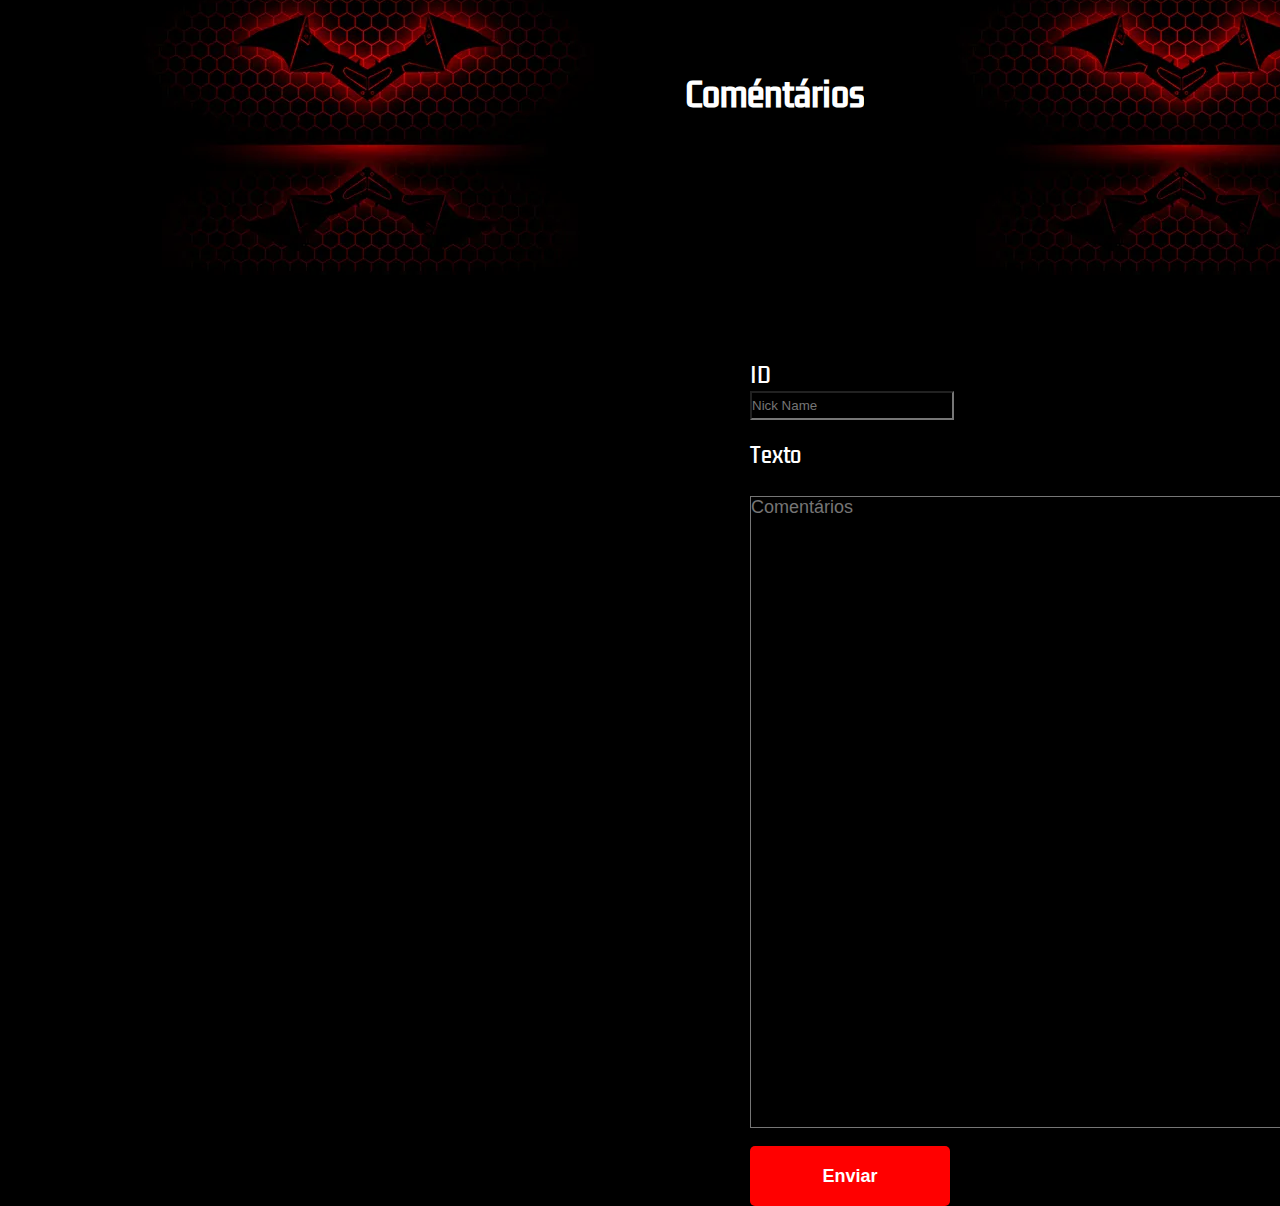
<file: comentarios.html>
<!DOCTYPE html>
<html lang="en">
<head>
    <meta charset="UTF-8">
    <meta http-equiv="X-UA-Compatible" content="IE=edge">
    <meta name="viewport" content="width=device-width, initial-scale=1.0">
    
    <link rel="shortcut icon" href="favicon.png" type="image/x-icon">
    <link rel="stylesheet" href="comentarios.css">
    <title>Comentários</title>

</head>
<body>
    <header>
        <img src="imgbat.png" alt="">
           <h1>Coméntários</h1>
        <img src="imgbat.png" alt="">
   
    </header>
    
    
     <div class="pai">

       <div class="box"> 
        <label for="login">ID</label>
        <input  style="display:block ;" type="text" name="" id="id" placeholder="Nick Name">

        <label for="comentarios">Texto</label>
        <textarea class="caixa" name="Comentários" id="comentários" cols="53" placeholder="Comentários" rows="30"></textarea>
        
        <button>Enviar</button>

       </div>
    
    
    
    </div>
</body>
</html>
</file>
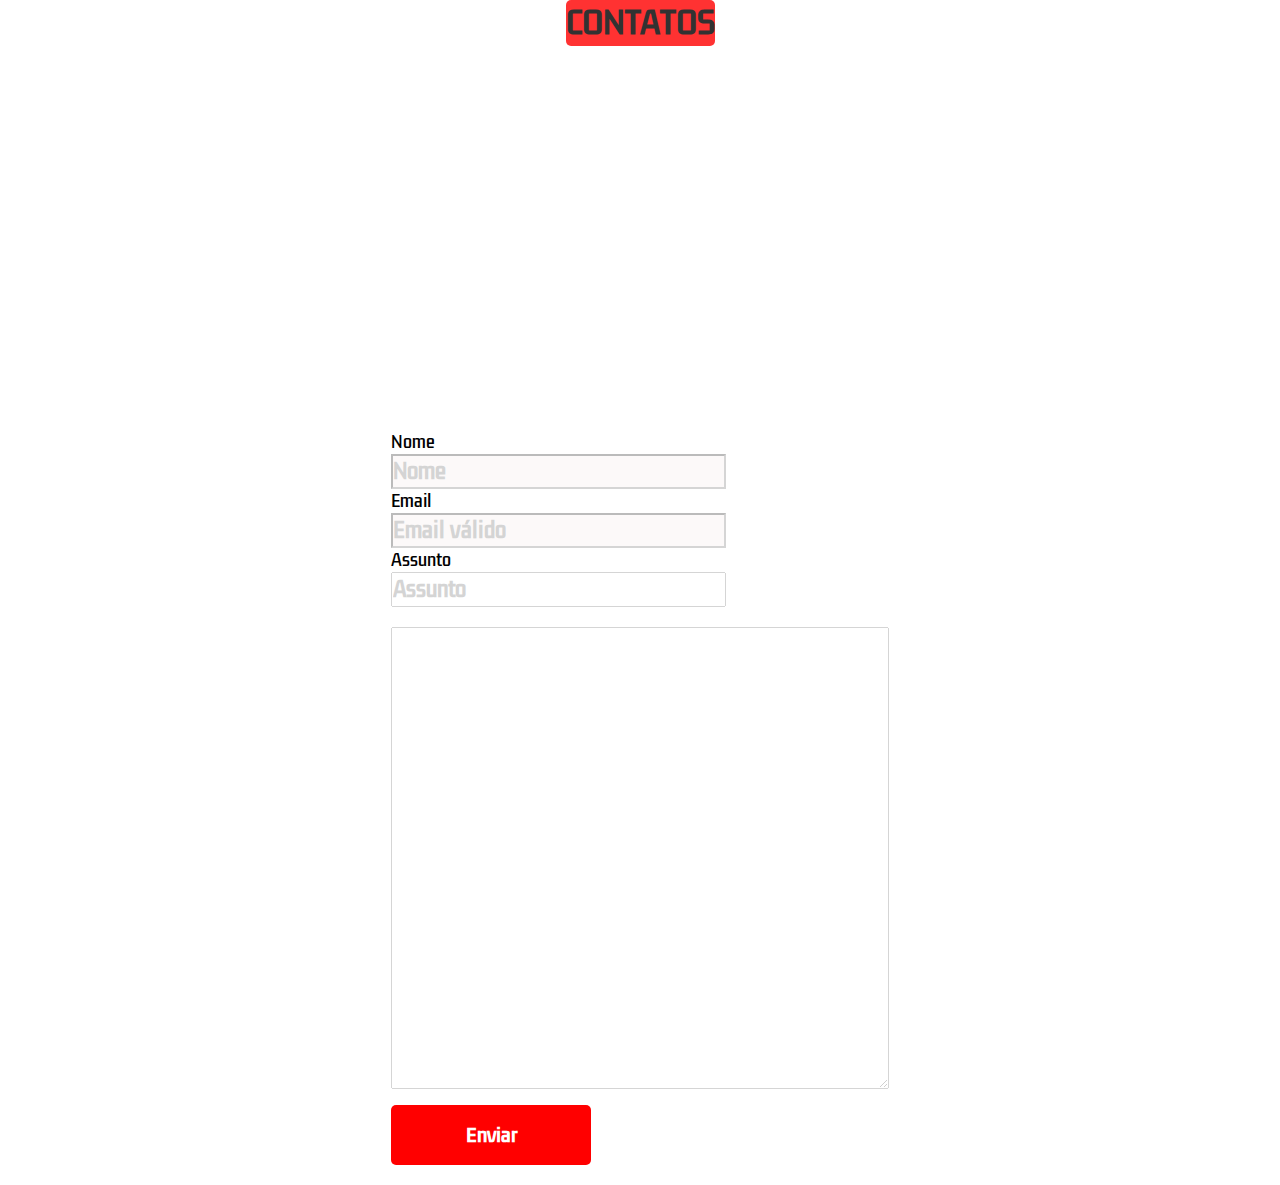
<file: contatos.html>
<!DOCTYPE html>
<html lang="en">
<head>
    
    <meta charset="UTF-8">
    <meta http-equiv="X-UA-Compatible" content="IE=edge">
    <meta name="viewport" content="width=device-width, initial-scale=1.0">

    <link rel="stylesheet" href="contatos.css">
    <link rel="shortcut icon" href="favicon.png" type="image/x-icon">
    <title>Contatos</title>
</head>
<body>
   


    <div id="pai">

        
        <div class="div">CONTATOS</div>


        <div class="filho">

            <form action="contatos.html">

               <label for="Nome">Nome</label>
               <input style="display: block;" type="Text" name="Nome" id="nome" placeholder="Nome">

               <label for="Nome">Email</label>
               <input style="display: block;" type="email" name="Nome" id="nome" placeholder="Email válido">

               <label for="Nome">Assunto</label>
               <input style="display: block;" type="text" name="Nome" id="assunto" placeholder="Assunto">


                <textarea name="Texto" id="texto" cols="40" rows="20"></textarea>

             <button>Enviar</button>
           </form>
        </div>


    </div>
    


    
    
</body>
</html>
</file>
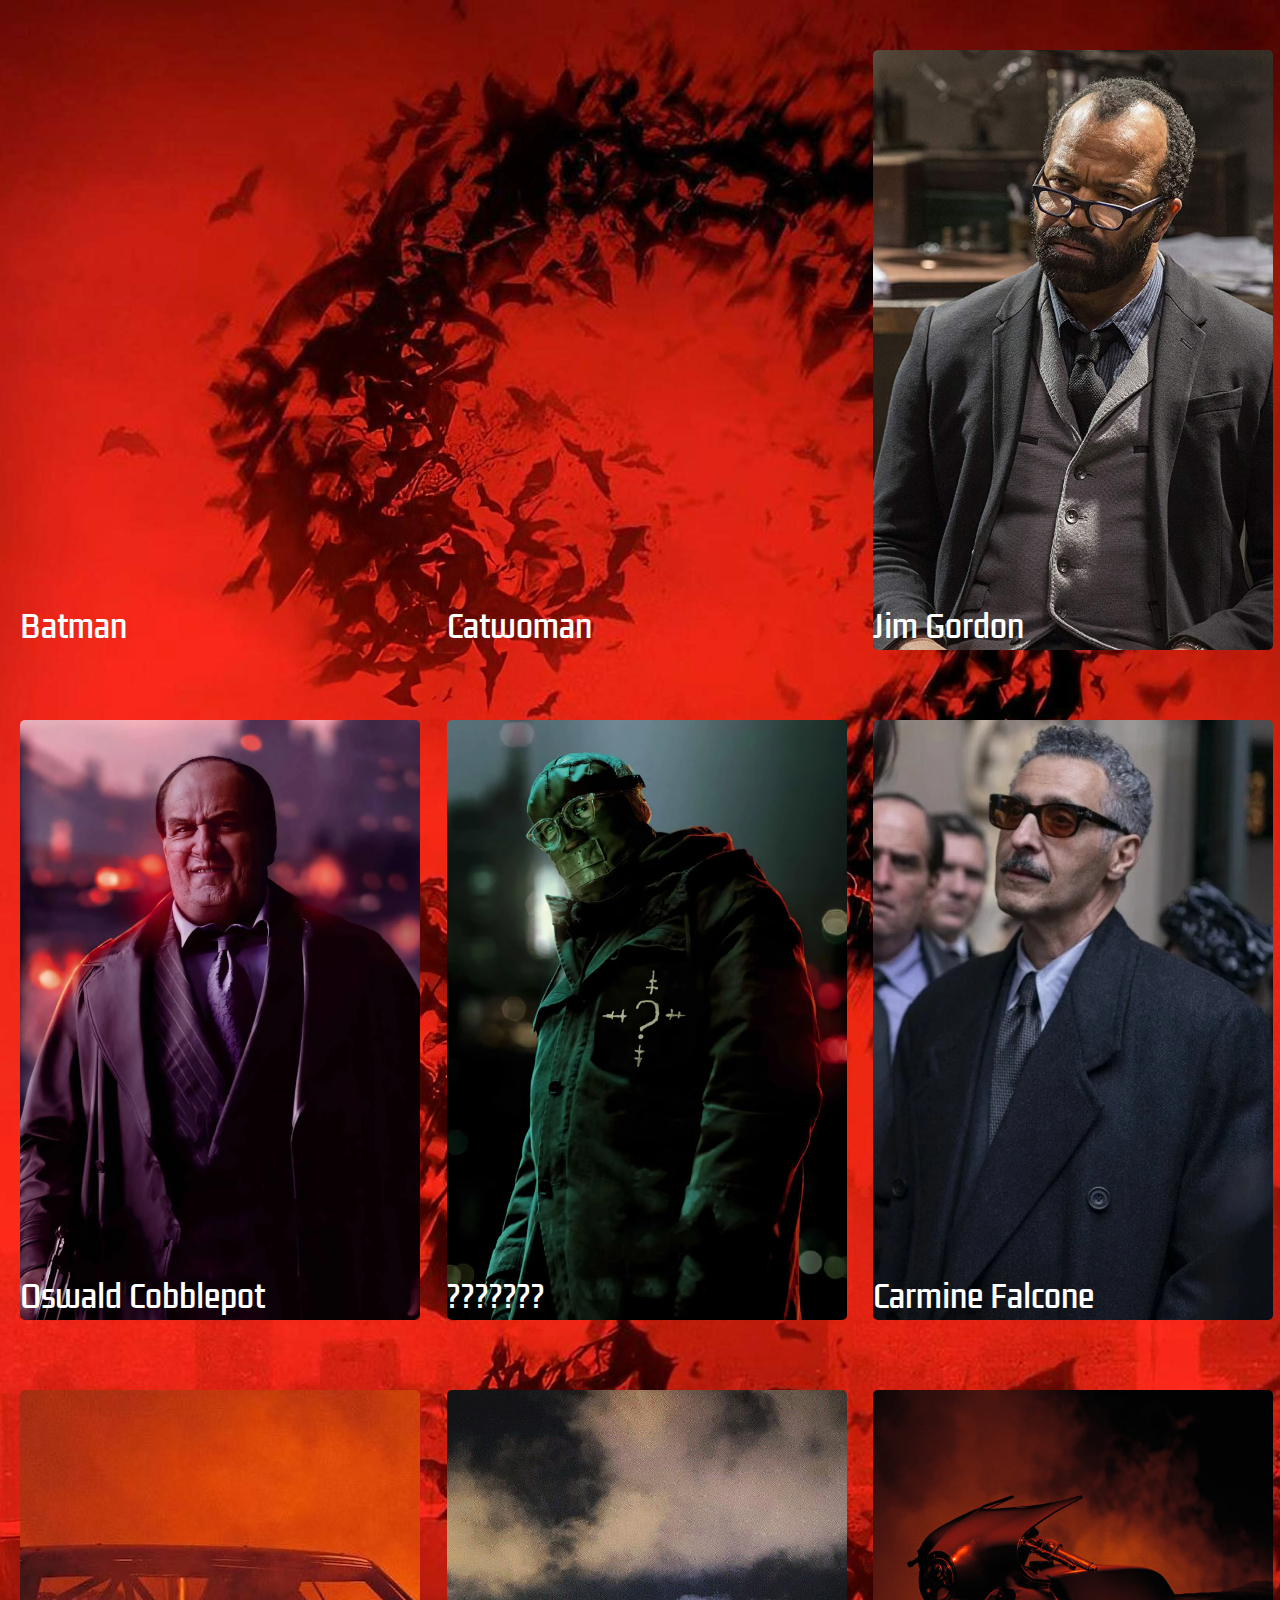
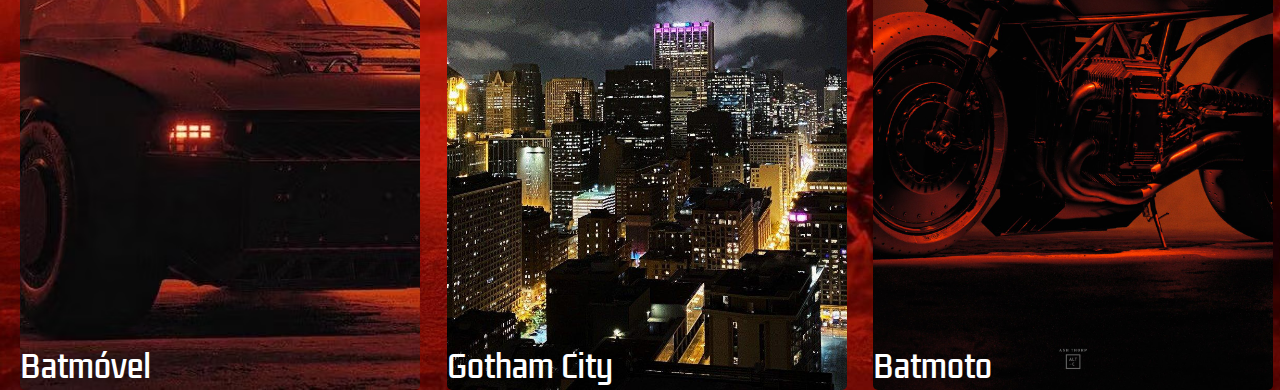
<file: fotos.html>
<!DOCTYPE html>
<html lang="en">
<head>
    <meta charset="UTF-8">
    <meta http-equiv="X-UA-Compatible" content="IE=edge">
    <meta name="viewport" content="width=device-width, initial-scale=1.0">
    <link rel="stylesheet" href="fotos.css">
    <link rel="shortcut icon" href="favicon.png" type="image/x-icon">
    <title>Fotos</title>
</head>
<body>
    <div id="fundo">    
       
       
        <div class="fotos  bat">Batman</div>
        <div class="fotos  cat">Catwoman </div>       
        <div class="fotos  jim">Jim Gordon</div>              
        <div class="fotos  pinguim">Oswald Cobblepot</div>
        <div class="fotos  charada">???????</div>
        <div class="fotos  falcone">Carmine Falcone</div>
        <div class="fotos  car">Batmóvel</div>
        <div class="fotos gotham">Gotham City</div>
        <div class="fotos  bm">Batmoto</div>
        

        

        
      
        
  
       

    </div>
    
</body>
</html>
</file>
<file: comentarios.css>
@import url('https://fonts.googleapis.com/css2?family=Kdam+Thmor+Pro&family=Montserrat:wght@100&display=swap');


* {
    margin: 0;
    padding: 0;
    background-color: black;
    list-style: none;
    text-decoration: none;
    color: #fff;
    
    }


    header{ 
        height: 90px;
         display: flex;
         justify-content: space-around;
         align-items: center;
         color: #fff;
         margin: 50px;
         font-family: 'Kdam Thmor Pro', sans-serif;
         
    }




    .pai{ 

      width: 100%;
      height: 200px;
      margin-top: 100px;
      display: grid;
      justify-content: space-between;
      align-items: center;
      color: #fff;
      background-color: black;
      font-family: 'Kdam Thmor Pro', sans-serif;
      font-size: 20px;
      
        
    }
     
     #id { 
        width: 200px ;
        height: 25px;
        margin-bottom: 20px;
     }

    .box{
        width: 100px;
               
        color: #fff;
        margin-left: 750px;
        margin-top: 100px;
        
        
        font-family: 'Kdam Thmor Pro', sans-serif;
        padding-top: 20px;
        
    }

    .caixa { 
        
        font-family:Arial, Helvetica, sans-serif;
        font-size: 18px;
        margin-top: 25px;
        
    
    }

    button {
    width: 200px;
    height: 60px;
    background-color: red;
    color: #fff;
    padding: 8px 10px;
    cursor: pointer;
    border-radius: 5px;    
    font-size: 18px;
    display: flex;
    justify-content: center;
    align-items: center;
    font-weight: bold;
    border: none;
    outline: none;
    margin-top: 10px;
    
    }

    button:hover {
        background-color: #fff;
        color: black; 
    }

    @media (max-width: 768px){

    header {
        
        display: flex;
        justify-content:space-between;
        flex-direction: column;
        justify-content: center;


    }

    .pai {
        width:20%;
        
        display: flex;
        flex-direction: column;
        justify-content: flex-start;
        align-items: flex-end;
        margin-left: 23px;
        text-align: center;
        
        margin-top: 50%;
        
    }
    
    
     .caixa {
        width: 325px;
        height: 300px;
        display: flex;
        margin-left: 20px;
        
     
     }

    #id {
        margin-left: 20px;
    }



    
      


 button { margin-left: 20px;}
    
    }
</file>
<file: contatos.css>
@import url('https://fonts.googleapis.com/css2?family=Kdam+Thmor+Pro&family=Montserrat:wght@100&display=swap');

* {
    margin: 0;
    padding: 0;
    color: black;
    list-style: none;
    text-decoration: none;

    
    
    
    }

    


#pai { 
    width: 100%;
    height:100%;
    display: flex;
    justify-content: space-around;
    align-items: center ;
    flex-direction: column;
    

    
    
    font-family: 'Kdam Thmor Pro', sans-serif;
   
    background-image: url(https://trecobox.com.br/wp-content/uploads/2022/04/The-Batman-Filme-2022.jpg);
    background-size: cover;

}

#nome {
    color: black;
    font-family: 'Kdam Thmor Pro', sans-serif;
    background-color: rgb(248, 238, 238);
    font-weight: bolder;
    font-size: 20px;
    opacity: 0.3;
}


#assunto{ 
    
    color: black;
    font-family: 'Kdam Thmor Pro', sans-serif;
    font-weight: bolder;
    font-size: 20px;
    opacity: 0.3;
    
}

#texto{

margin-top: 20px;
color: black;
font-weight: bolder;
font-size: 20px;
opacity: 0.3;


}

.filho {
    margin-top: 30%;
    
}

.div {

    font-size: 30px;
    background-color: red;
    opacity: 0.8;
    font-weight: bolder;
    border-radius: 5px; 
    transition: 3s;
    cursor: pointer;  
    
}
.div:hover{
    font-size: 30px;
    background-color: #fff;
    opacity: 0.8;
    font-weight: bolder;
    border-radius: 5px; 
    

}


button {
    width: 200px;
    height: 60px;
    background-color: red;
    color: #fff;
    padding: 8px 10px;
    cursor: pointer;
    border-radius: 5px;    
    font-size: 18px;
    display: flex;
    justify-content: center;
    align-items: center;
    font-weight: bold;
    border: none;
    outline: none;
    margin-top: 10px;
    font-family: 'Kdam Thmor Pro', sans-serif;
    }

    
    button:hover {
        background-color: #fff;
        color: black; 
    }

@media (max-width: 768px){

    #pai { 
        width: 100%;
        height:100%;
        display: flex;
        justify-content: space-around;
        align-items: center ;
        flex-direction: column;

        font-family: 'Kdam Thmor Pro', sans-serif;
   
    background-image: url(https://trecobox.com.br/wp-content/uploads/2022/04/The-Batman-Filme-2022.jpg);
    background-size: cover;


        

        }




   #texto {
    width: 100%;


   }

 



}
</file>
<file: fotos.css>
@import url('https://fonts.googleapis.com/css2?family=Kdam+Thmor+Pro&family=Montserrat:wght@100&display=swap');



*{     
    margin: 0;
    padding: 0;    
    list-style: none;
    text-decoration: none;
    width:  100%;
    
    
    
    font-family: 'Kdam Thmor Pro', sans-serif;
    


}

#fundo{
    display: grid;
    grid-template-columns: repeat(3,1fr);
    row-gap: 20px;
        
    
    
    background-image: url(wallpapper-fotos.jpg);
    background-size: cover;

    
}



.fotos {
    width: 400px;
    height: 600px;
    background-position: 50% 50%;
    border-radius: 5px;  
    display: flex;
    flex-direction: column;
    justify-content: flex-end;
    background-size: cover;
    margin-top: 50px;
    transition: 1s;
    color: #fff;
    font-size: 30px;
    margin-left: 20px;
    
   
   


}



.bat{
    
    background-image: url(https://epipoca.com.br/wp-content/uploads/2022/11/the-batman-hbo-max.jpg);
}



.cat {
    background-image: url(https://coolhdwall.com/storage/2203/catwoman-selina-kyle-the-batman-2022-4k-phone-wallpaper-2160x3840-48.jpg);

    
}


.charada{
    background-image: url(Charada.webp);
}

.pinguim {
    background-image: url(pinguim.webp);

}

.falcone {

    background-image: url(falcone.webp);
}

.jim {

    background-image: url(Gordon.jpg);
}

.car{

    background-image: url(the-batman-s-original-car-vision-differs-slightly-from-the-batmobile-in-reality-183303_1.avif);
}

.car:hover{
    background-image: url(the-batman-s-original-car-vision-differs-slightly-from-the-batmobile-in-reality-183303_1.avif);
    width: 170%;
    transform: scale(1.02);
    margin-bottom: 20px;
}

.bm{
    background-image: url(batmoto.jpeg);
    
}
.bm:hover{
    background-image: url(batmoto.jpeg);
    width: 120%;
   margin-bottom:30px;
   margin-right:100px;
}

.gotham {
    background-image: url(gothan.jpg);
   
}
.gotham:hover{

    width: 170%;
    margin-bottom: 30px;

}

.fotos:hover{
   

    scale: 1.04;
}


@media (max-width: 768px){

#fundo{
    display: grid;
    grid-template-columns: 1fr;
    background-size: cover;
    background-image: url(wallpapper-fotos.jpg);
    
 
}
 
 .fotos{
    
    object-fit: cover;
    
   
    margin-left: 32px;
     width: 300px;
     height: 600px;
 }

}
</file>
